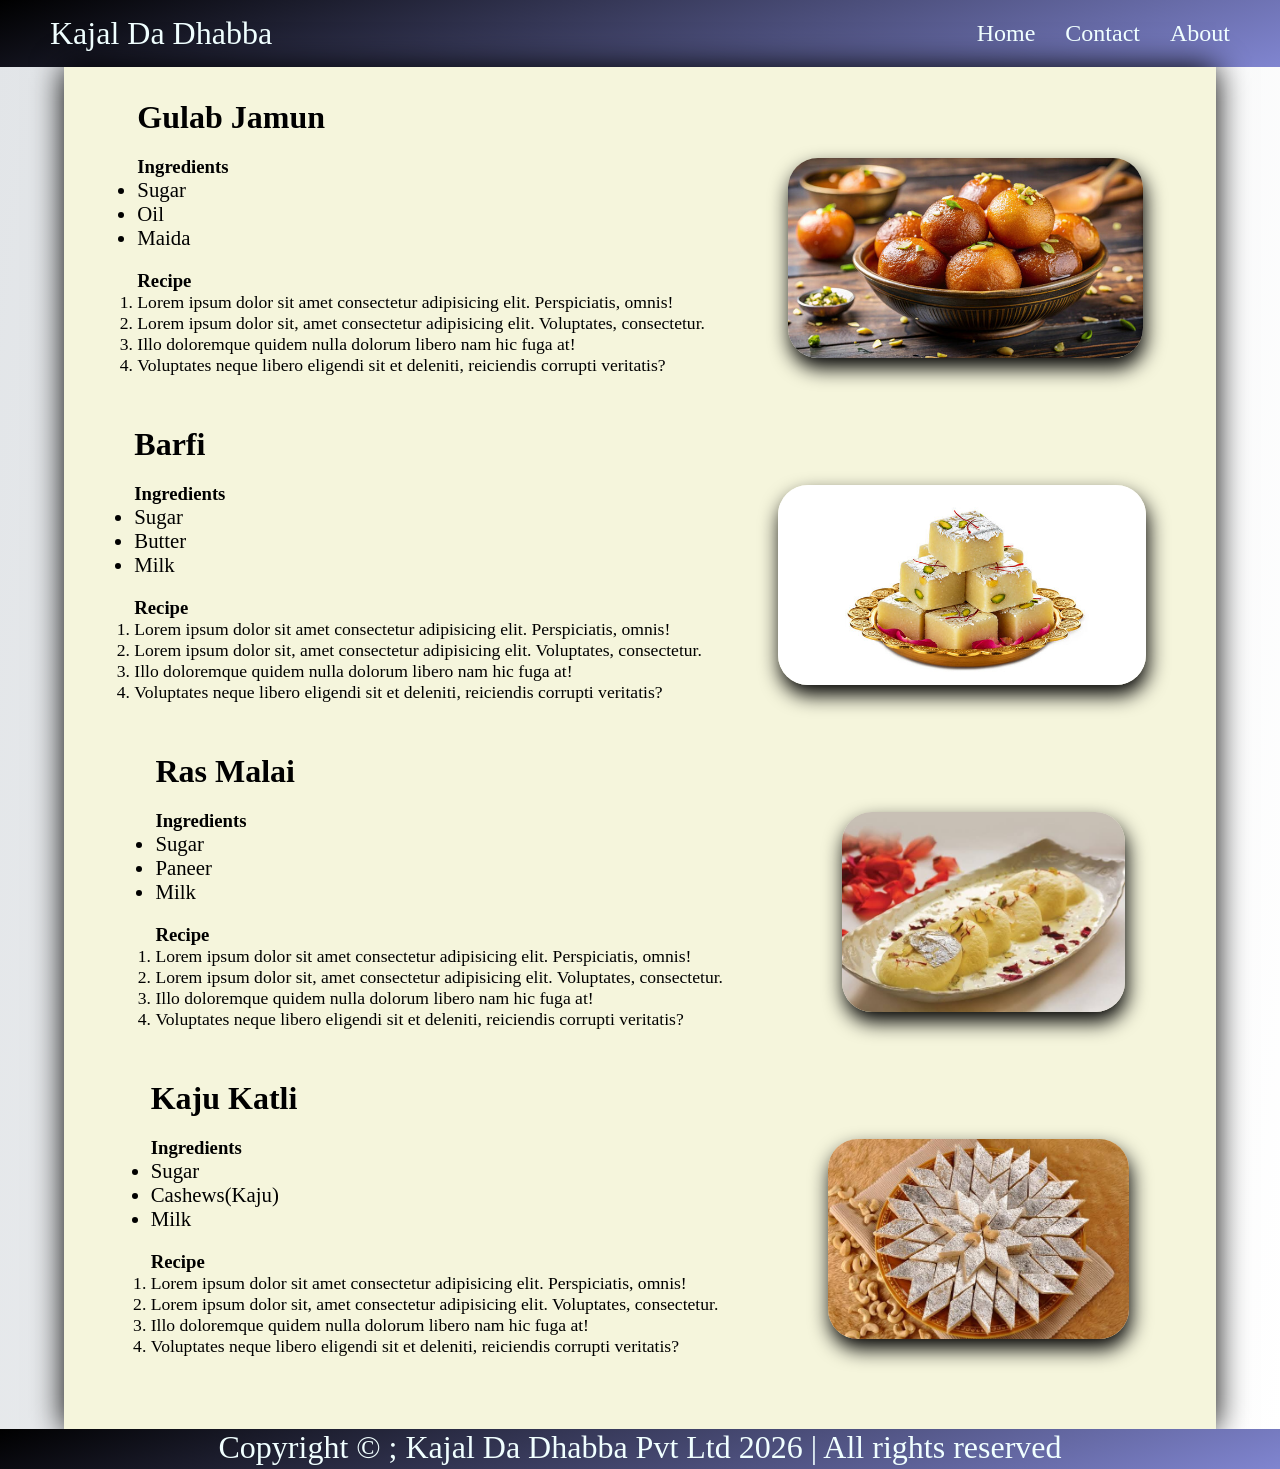
<file: index.html>
<!DOCTYPE html>
<html lang="en">

<head>
    <meta charset="UTF-8">
    <meta name="viewport" content="width=device-width, initial-scale=1.0">
    <title>Recipe Website</title>
    <link rel="stylesheet" href="style.css">
</head>

<body>
    <div class="container">

        <header>
            <div class="navcontainer">
                <nav>
                    <ul id="navlist">
                        <li id="navlogo">Kajal Da Dhabba</li>
                        <li id="navitems">
                            <a href="#">Home</a>
                            <a href="#">Contact</a>
                            <a href="#">About</a>
                        </li>
                        <!-- <ul id="navitems">
                            <li><a href="#">Home</a></li>
                            <li><a href="#">Contact</a></li>
                            <li><a href="#">About</a></li>
                        </ul> -->
                    </ul>
                </nav>
            </div>
        </header>

        <main>
            <div class="contentbox">
                <!-- item 1 -->
                <section class="item">
                    <div class="leftbox">
                        <h2>Gulab Jamun</h2>
                        <div>
                            <h3>Ingredients</h3>
                            <ul class="itemlist">
                                <li>Sugar</li>
                                <li>Oil</li>
                                <li>Maida</li>
                            </ul>
                        </div>
                        <div>
                            <h3>Recipe</h3>
                            <ol class="recipelist">
                                <li>Lorem ipsum dolor sit amet consectetur adipisicing elit. Perspiciatis, omnis!</li>
                                <li>Lorem ipsum dolor sit, amet consectetur adipisicing elit. Voluptates, consectetur.
                                </li>
                                <li>Illo doloremque quidem nulla dolorum libero nam hic fuga at!</li>
                                <li>Voluptates neque libero eligendi sit et deleniti, reiciendis corrupti veritatis?
                                </li>
                            </ol>
                        </div>
                    </div>
                    <div class="rightbox">
                        <img src="gulab jamun.png" alt="Gulab jamun image">
                        <div class="overlay">
                            <span>Click here to buy</span>
                        </div>
                    </div>

                </section>

                <!-- item 2 -->
                <section class="item">
                    <div class="leftbox">
                        <h2>Barfi</h2>
                        <div>
                            <h3>Ingredients</h3>
                            <ul class="itemlist">
                                <li>Sugar</li>
                                <li>Butter</li>
                                <li>Milk</li>
                            </ul>
                        </div>
                        <div>
                            <h3>Recipe</h3>
                            <ol class="recipelist">
                                <li>Lorem ipsum dolor sit amet consectetur adipisicing elit. Perspiciatis, omnis!</li>
                                <li>Lorem ipsum dolor sit, amet consectetur adipisicing elit. Voluptates, consectetur.
                                </li>
                                <li>Illo doloremque quidem nulla dolorum libero nam hic fuga at!</li>
                                <li>Voluptates neque libero eligendi sit et deleniti, reiciendis corrupti veritatis?
                                </li>
                            </ol>
                        </div>
                    </div>
                    <div class="rightbox">
                        <img src="barfi.png" alt="Barfi image">
                        <div class="overlay">
                            <span>Click here to buy</span>
                        </div>
                    </div>
                </section>

                <!-- item 3 -->
                <section class="item">
                    <div class="leftbox">
                        <h2>Ras Malai</h2>
                        <div>
                            <h3>Ingredients</h3>
                            <ul class="itemlist">
                                <li>Sugar</li>
                                <li>Paneer</li>
                                <li>Milk</li>
                            </ul>
                        </div>
                        <div>
                            <h3>Recipe</h3>
                            <ol class="recipelist">
                                <li>Lorem ipsum dolor sit amet consectetur adipisicing elit. Perspiciatis, omnis!</li>
                                <li>Lorem ipsum dolor sit, amet consectetur adipisicing elit. Voluptates, consectetur.
                                </li>
                                <li>Illo doloremque quidem nulla dolorum libero nam hic fuga at!</li>
                                <li>Voluptates neque libero eligendi sit et deleniti, reiciendis corrupti veritatis?
                                </li>
                            </ol>
                        </div>
                    </div>
                    <div class="rightbox">
                        <img src="ras malai.png" alt="Ras malai image">
                        <div class="overlay">
                            <span>Click here to buy</span>
                        </div>
                    </div>
                </section>

                <!-- item 4 -->
                <section class="item">
                    <div class="leftbox">
                        <h2>Kaju Katli</h2>
                        <div>
                            <h3>Ingredients</h3>
                            <ul class="itemlist">
                                <li>Sugar</li>
                                <li>Cashews(Kaju)</li>
                                <li>Milk</li>
                            </ul>
                        </div>
                        <div>
                            <h3>Recipe</h3>
                            <ol class="recipelist">
                                <li>Lorem ipsum dolor sit amet consectetur adipisicing elit. Perspiciatis, omnis!</li>
                                <li>Lorem ipsum dolor sit, amet consectetur adipisicing elit. Voluptates, consectetur.
                                </li>
                                <li>Illo doloremque quidem nulla dolorum libero nam hic fuga at!</li>
                                <li>Voluptates neque libero eligendi sit et deleniti, reiciendis corrupti veritatis?
                                </li>
                            </ol>
                        </div>
                    </div>
                    <div class="rightbox">
                        <img src="kaju-katli.png" alt="Kaju-katli image">
                        <div class="overlay">
                            <span>Click here to buy</span>
                        </div>
                    </div>
                </section>
            </div>
        </main>

        <footer>
            <div class="footerbox">
                <p>Copyright &copy ; Kajal Da Dhabba Pvt Ltd 2026 | All rights reserved</p>
            </div>
        </footer>
    </div>

</body>

</html>
</file>
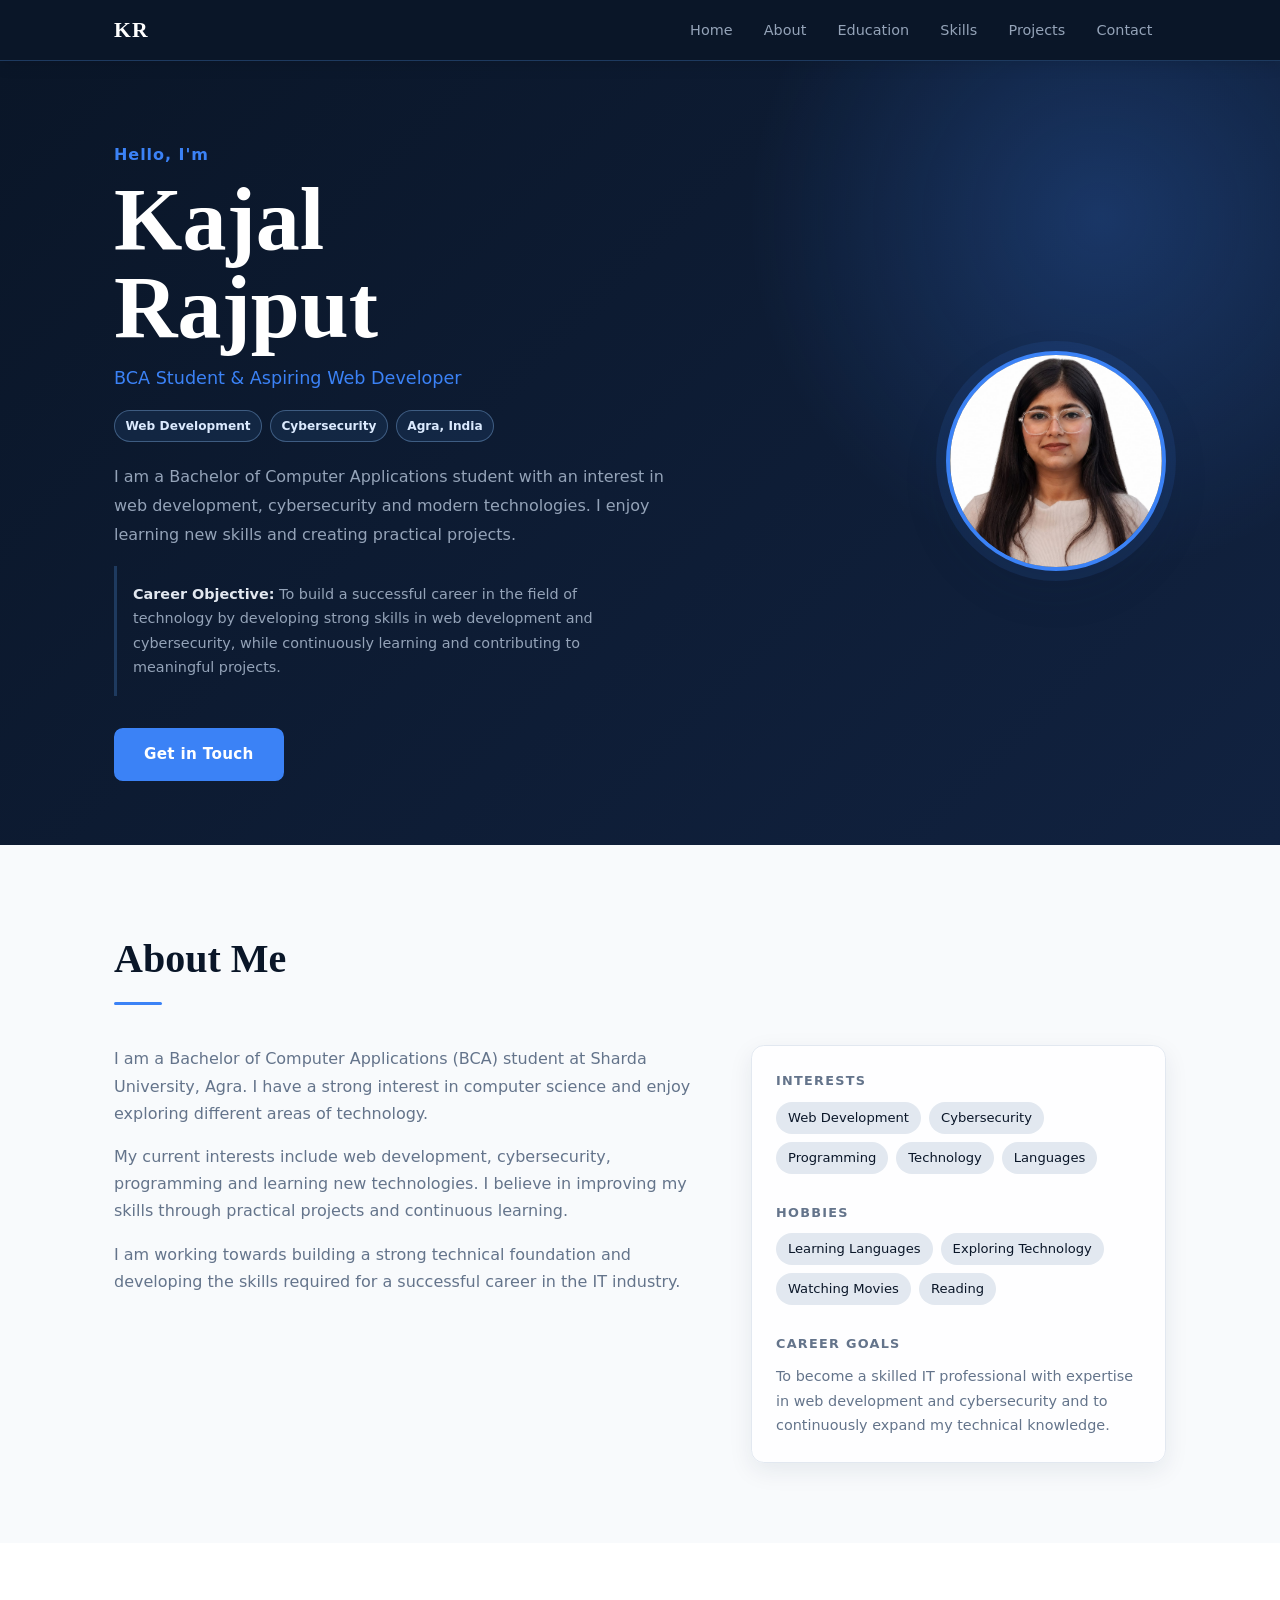
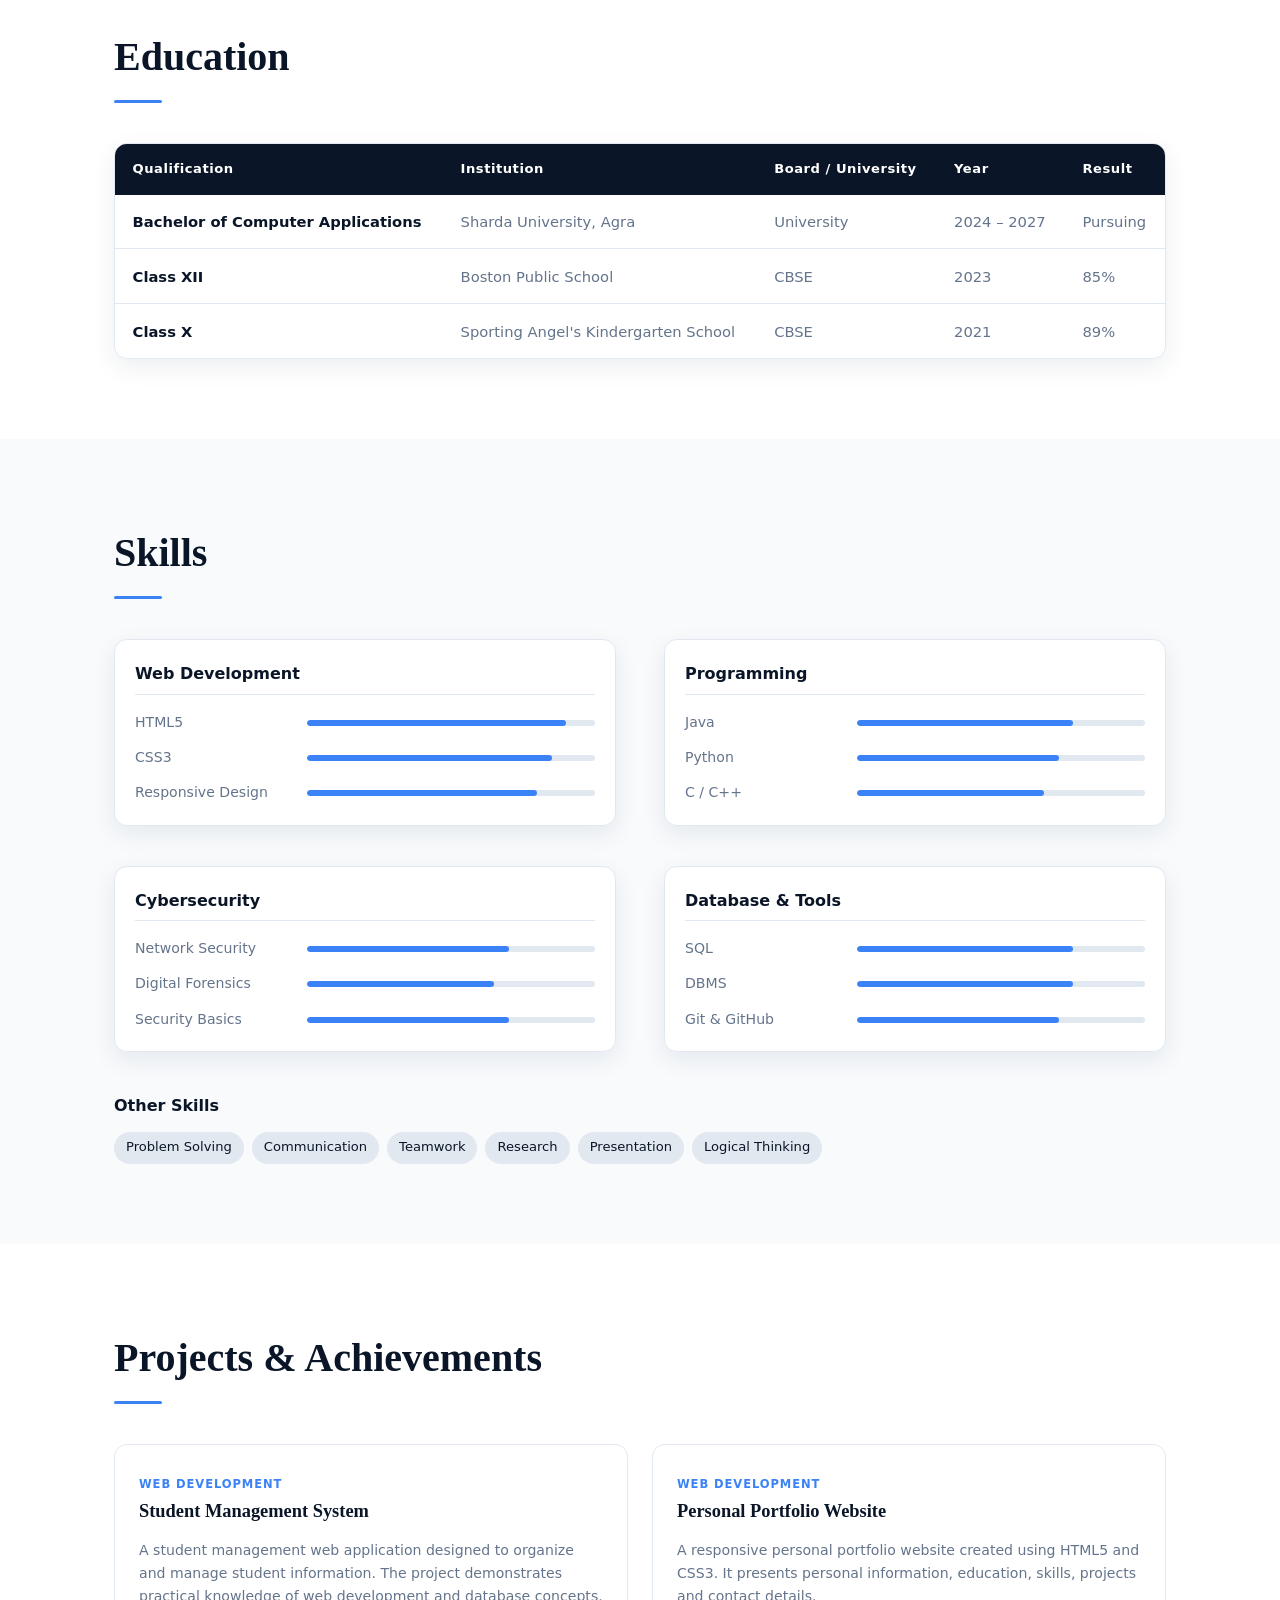
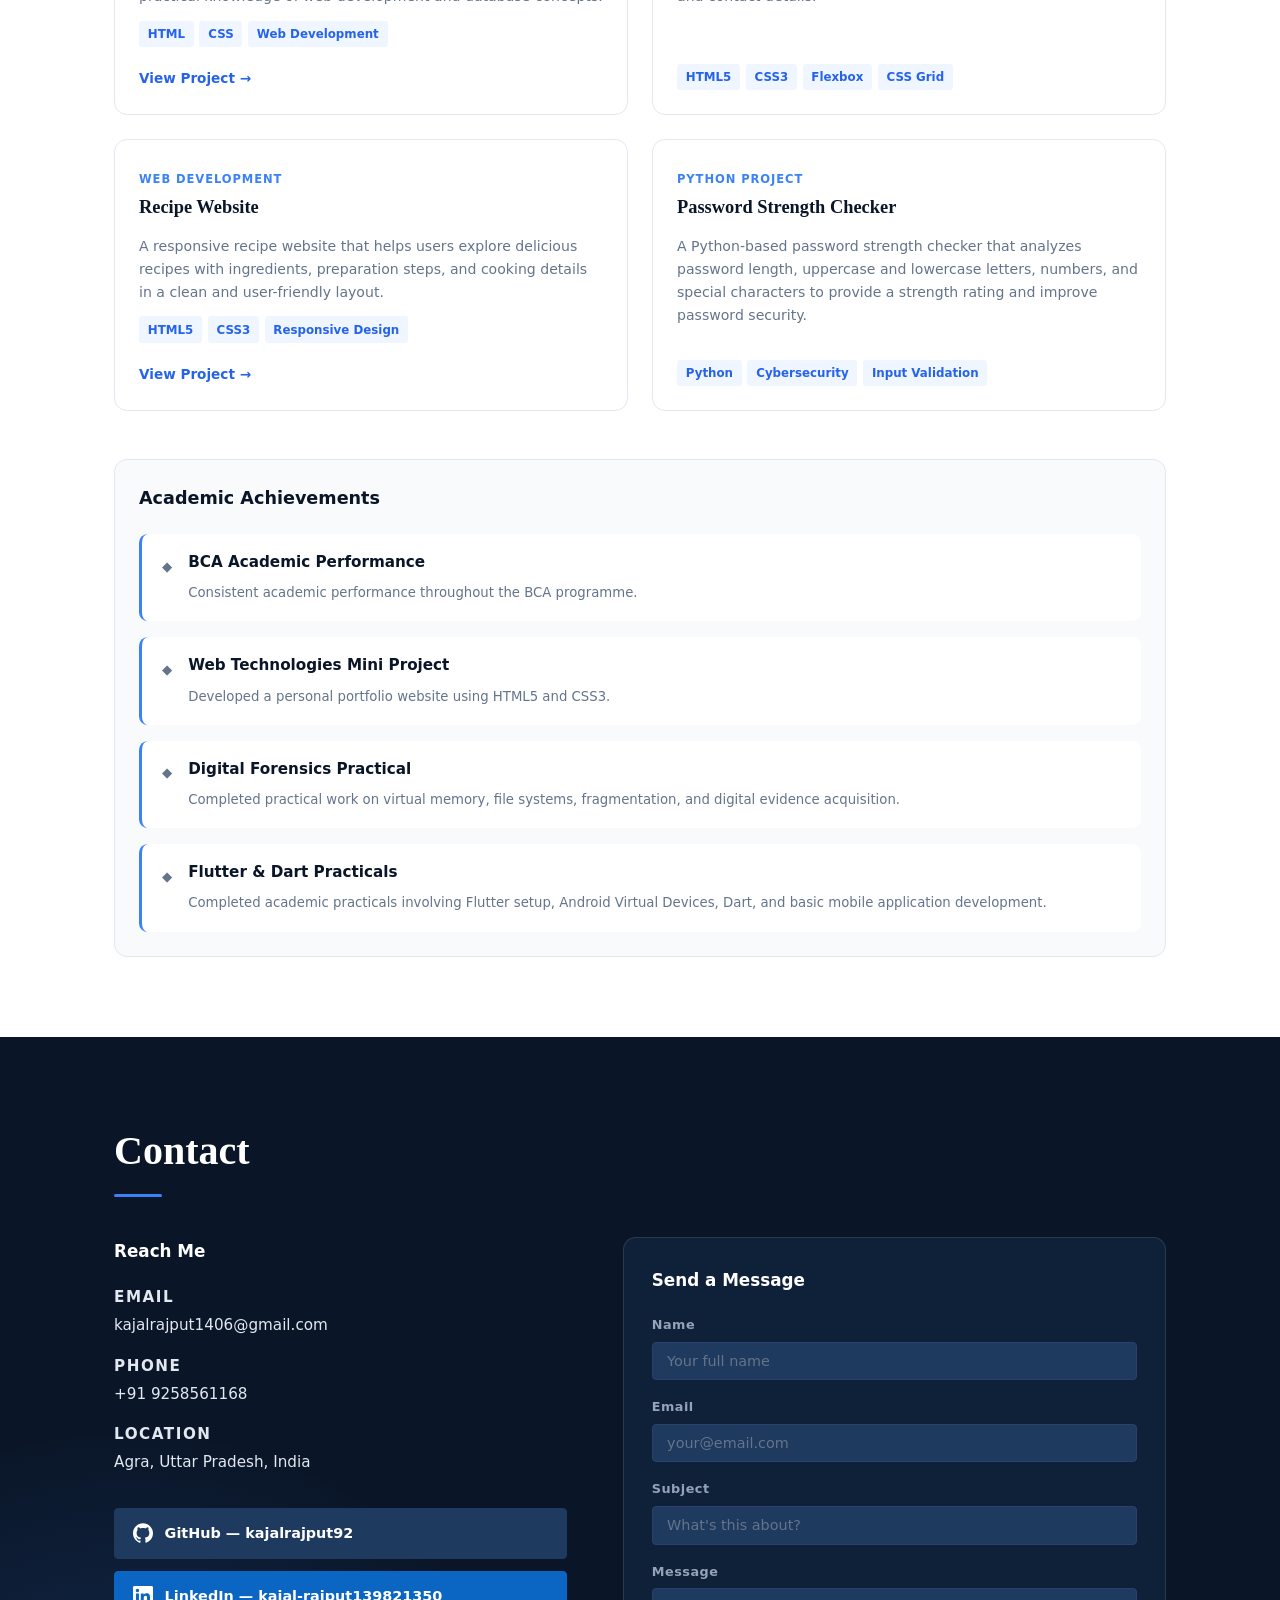
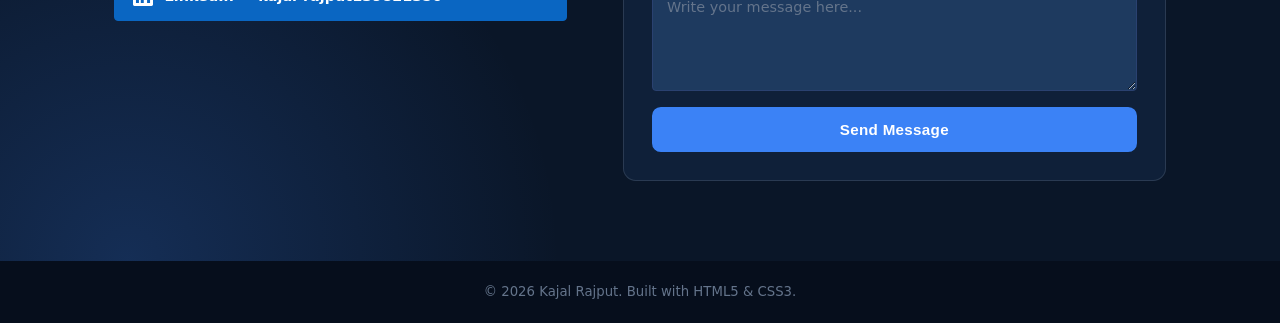
<file: personal-portfolio-website/index.html>
<!DOCTYPE html>
<html lang="en">

<head>
    <meta charset="UTF-8">
    <meta name="viewport" content="width=device-width, initial-scale=1.0">
    <title>Kajal Rajput — Portfolio</title>

    <meta name="description"
        content="Portfolio of Kajal Rajput, a BCA student and aspiring web developer from Agra, India.">
    <meta name="theme-color" content="#0a1628">
    <link rel="stylesheet" href="style.css">

</head>

<body>
    <a class="skip-link" href="#main-content">Skip to content</a>
    <!-- ================= NAVIGATION ================= -->

    <header class="site-header">

        <nav class="nav-container">

            <a href="#home" class="nav-logo">KR</a>

            <!-- CSS-only mobile menu -->
            <input type="checkbox" id="nav-check" class="nav-check">

            <label for="nav-check" class="nav-toggle" aria-label="Toggle navigation">
                &#9776;
            </label>

            <ul class="nav-links">
                <li><a href="#home">Home</a></li>
                <li><a href="#about">About</a></li>
                <li><a href="#education">Education</a></li>
                <li><a href="#skills">Skills</a></li>
                <li><a href="#projects">Projects</a></li>
                <li><a href="#contact">Contact</a></li>
            </ul>

        </nav>

    </header>


    <main id="main-content">

        <!-- ================= HOME ================= -->

        <section id="home" class="section hero-section">

            <div class="hero-inner">

                <div class="hero-text">

                    <p class="hero-eyebrow">
                        Hello, I'm
                    </p>

                    <h1 class="hero-name">
                        Kajal<br>Rajput
                    </h1>

                    <p class="hero-role">
                        BCA Student &amp; Aspiring Web Developer
                    </p>

                    <ul class="hero-highlights" aria-label="Professional highlights">
                        <li>Web Development</li>
                        <li>Cybersecurity</li>
                        <li>Agra, India</li>
                    </ul>

                    <p class="hero-intro">
                        I am a Bachelor of Computer Applications student with
                        an interest in web development, cybersecurity and
                        modern technologies. I enjoy learning new skills
                        and creating practical projects.
                    </p>

                    <p class="hero-objective">
                        <strong>Career Objective:</strong>
                        To build a successful career in the field of technology
                        by developing strong skills in web development and
                        cybersecurity, while continuously learning and
                        contributing to meaningful projects.
                    </p>

                    <a href="#contact" class="btn-primary">
                        Get in Touch
                    </a>

                </div>


                <div class="hero-photo-wrap">

                    <div class="hero-photo-frame">

                        <img src="profile photo.jpeg" alt="Profile photograph of Kajal Rajput" class="hero-photo">

                    </div>

                </div>

            </div>

        </section>


        <!-- ================= ABOUT ================= -->

        <section id="about" class="section about-section">

            <div class="container">

                <h2 class="section-title">
                    About Me
                </h2>

                <div class="about-grid">

                    <div class="about-bio">

                        <p>
                            I am a Bachelor of Computer Applications (BCA)
                            student at Sharda University, Agra. I have a
                            strong interest in computer science and enjoy
                            exploring different areas of technology.
                        </p>

                        <p>
                            My current interests include web development,
                            cybersecurity, programming and learning new
                            technologies. I believe in improving my skills
                            through practical projects and continuous learning.
                        </p>

                        <p>
                            I am working towards building a strong technical
                            foundation and developing the skills required for
                            a successful career in the IT industry.
                        </p>

                    </div>


                    <div class="about-meta">

                        <div class="meta-block">

                            <h3>Interests</h3>

                            <ul class="tag-list">
                                <li>Web Development</li>
                                <li>Cybersecurity</li>
                                <li>Programming</li>
                                <li>Technology</li>
                                <li>Languages</li>
                            </ul>

                        </div>


                        <div class="meta-block">

                            <h3>Hobbies</h3>

                            <ul class="tag-list">
                                <li>Learning Languages</li>
                                <li>Exploring Technology</li>
                                <li>Watching Movies</li>
                                <li>Reading</li>
                            </ul>

                        </div>


                        <div class="meta-block">

                            <h3>Career Goals</h3>

                            <p>
                                To become a skilled IT professional with
                                expertise in web development and cybersecurity
                                and to continuously expand my technical
                                knowledge.
                            </p>

                        </div>

                    </div>

                </div>

            </div>

        </section>


        <!-- ================= EDUCATION ================= -->

        <section id="education" class="section education-section">

            <div class="container">

                <h2 class="section-title">
                    Education
                </h2>

                <div class="table-wrap">

                    <table class="edu-table">

                        <thead>
                            <tr>
                                <th>Qualification</th>
                                <th>Institution</th>
                                <th>Board / University</th>
                                <th>Year</th>
                                <th>Result</th>
                            </tr>
                        </thead>

                        <tbody>

                            <tr>
                                <td>
                                    Bachelor of Computer Applications
                                </td>

                                <td>
                                    Sharda University, Agra
                                </td>

                                <td>
                                    University
                                </td>

                                <td>
                                    2024 – 2027
                                </td>

                                <td>
                                    Pursuing
                                </td>
                            </tr>


                            <tr>
                                <td>
                                    Class XII
                                </td>

                                <td>
                                    Boston Public School
                                </td>

                                <td>
                                    CBSE
                                </td>

                                <td>
                                    2023
                                </td>

                                <td>
                                    85%
                                </td>
                            </tr>


                            <tr>
                                <td>
                                    Class X
                                </td>

                                <td>
                                    Sporting Angel's Kindergarten School
                                </td>

                                <td>
                                    CBSE
                                </td>

                                <td>
                                    2021
                                </td>

                                <td>
                                    89%
                                </td>
                            </tr>

                        </tbody>

                    </table>

                </div>

            </div>

        </section>


        <!-- ================= SKILLS ================= -->

        <section id="skills" class="section skills-section">

            <div class="container">

                <h2 class="section-title">
                    Skills
                </h2>


                <div class="skills-grid">


                    <!-- Web Development -->

                    <div class="skill-group">

                        <h3>
                            Web Development
                        </h3>

                        <ul class="skill-list">

                            <li>
                                <span class="skill-name">
                                    HTML5
                                </span>

                                <span class="skill-bar">
                                    <span style="width: 90%;"></span>
                                </span>
                            </li>


                            <li>
                                <span class="skill-name">
                                    CSS3
                                </span>

                                <span class="skill-bar">
                                    <span style="width: 85%;"></span>
                                </span>
                            </li>


                            <li>
                                <span class="skill-name">
                                    Responsive Design
                                </span>

                                <span class="skill-bar">
                                    <span style="width: 80%;"></span>
                                </span>
                            </li>

                        </ul>

                    </div>


                    <!-- Programming -->

                    <div class="skill-group">

                        <h3>
                            Programming
                        </h3>

                        <ul class="skill-list">

                            <li>
                                <span class="skill-name">
                                    Java
                                </span>

                                <span class="skill-bar">
                                    <span style="width: 75%;"></span>
                                </span>
                            </li>


                            <li>
                                <span class="skill-name">
                                    Python
                                </span>

                                <span class="skill-bar">
                                    <span style="width: 70%;"></span>
                                </span>
                            </li>


                            <li>
                                <span class="skill-name">
                                    C / C++
                                </span>

                                <span class="skill-bar">
                                    <span style="width: 65%;"></span>
                                </span>
                            </li>

                        </ul>

                    </div>


                    <!-- Cybersecurity -->

                    <div class="skill-group">

                        <h3>
                            Cybersecurity
                        </h3>

                        <ul class="skill-list">

                            <li>
                                <span class="skill-name">
                                    Network Security
                                </span>

                                <span class="skill-bar">
                                    <span style="width: 70%;"></span>
                                </span>
                            </li>


                            <li>
                                <span class="skill-name">
                                    Digital Forensics
                                </span>

                                <span class="skill-bar">
                                    <span style="width: 65%;"></span>
                                </span>
                            </li>


                            <li>
                                <span class="skill-name">
                                    Security Basics
                                </span>

                                <span class="skill-bar">
                                    <span style="width: 70%;"></span>
                                </span>
                            </li>

                        </ul>

                    </div>


                    <!-- Database -->

                    <div class="skill-group">

                        <h3>
                            Database &amp; Tools
                        </h3>

                        <ul class="skill-list">

                            <li>
                                <span class="skill-name">
                                    SQL
                                </span>

                                <span class="skill-bar">
                                    <span style="width: 75%;"></span>
                                </span>
                            </li>


                            <li>
                                <span class="skill-name">
                                    DBMS
                                </span>

                                <span class="skill-bar">
                                    <span style="width: 75%;"></span>
                                </span>
                            </li>


                            <li>
                                <span class="skill-name">
                                    Git &amp; GitHub
                                </span>

                                <span class="skill-bar">
                                    <span style="width: 70%;"></span>
                                </span>
                            </li>

                        </ul>

                    </div>

                </div>


                <!-- Other Skills -->

                <div class="other-skills">

                    <h3>
                        Other Skills
                    </h3>

                    <ul class="tag-list">

                        <li>Problem Solving</li>
                        <li>Communication</li>
                        <li>Teamwork</li>
                        <li>Research</li>
                        <li>Presentation</li>
                        <li>Logical Thinking</li>

                    </ul>

                </div>

            </div>

        </section>

        <!-- ================= PROJECTS ================= -->

        <section id="projects" class="section projects-section">

            <div class="container">

                <h2 class="section-title">
                    Projects &amp; Achievements
                </h2>


                <div class="projects-grid">


                    <!-- Project 1 -->

                    <article class="project-card">

                        <div class="project-header">

                            <span class="project-type">
                                Web Development
                            </span>

                            <h3>
                                Student Management System
                            </h3>

                        </div>

                        <p>
                            A student management web application designed
                            to organize and manage student information.
                            The project demonstrates practical knowledge
                            of web development and database concepts.
                        </p>

                        <ul class="project-tech">
                            <li>HTML</li>
                            <li>CSS</li>
                            <li>Web Development</li>
                        </ul>

                        <a href="https://student-management-theta-fawn.vercel.app/" target="_blank"
                            rel="noopener noreferrer" class="project-link">
                            View Project →
                        </a>

                    </article>


                    <!-- Project 2 -->

                    <article class="project-card">

                        <div class="project-header">

                            <span class="project-type">
                                Web Development
                            </span>

                            <h3>
                                Personal Portfolio Website
                            </h3>

                        </div>

                        <p>
                            A responsive personal portfolio website created
                            using HTML5 and CSS3. It presents personal
                            information, education, skills, projects and
                            contact details.
                        </p>

                        <ul class="project-tech">
                            <li>HTML5</li>
                            <li>CSS3</li>
                            <li>Flexbox</li>
                            <li>CSS Grid</li>
                        </ul>

                    </article>

                    <!-- Project 3 -->
                    <article class="project-card">
                        <div class="project-header">
                            <span class="project-type">
                                Web Development
                            </span>

                            <h3>
                                Recipe Website
                            </h3>
                        </div>

                        <p>
                            A responsive recipe website that helps users explore
                            delicious recipes with ingredients, preparation steps,
                            and cooking details in a clean and user-friendly layout.
                        </p>

                        <ul class="project-tech">
                            <li>HTML5</li>
                            <li>CSS3</li>
                            <li>Responsive Design</li>
                        </ul>

                        <a href="https://github.com/kajalrajput92/Web-Development/tree/main/practice_recipe-website"
                            target="_blank" rel="noopener noreferrer" class="project-link">
                            View Project →
                        </a>
                    </article>


                    <!-- Project: Password Strength Checker -->
                    <article class="project-card">
                        <div class="project-header">
                            <span class="project-type">
                                Python Project
                            </span>

                            <h3>
                                Password Strength Checker
                            </h3>
                        </div>

                        <p>
                            A Python-based password strength checker that analyzes
                            password length, uppercase and lowercase letters, numbers,
                            and special characters to provide a strength rating and
                            improve password security.
                        </p>

                        <ul class="project-tech">
                            <li>Python</li>
                            <li>Cybersecurity</li>
                            <li>Input Validation</li>
                        </ul>

                    </article>

                </div>


                <!-- Achievements -->

                <div class="achievements">

                    <h3>
                        Academic Achievements
                    </h3>

                    <ul class="achievement-list">

                        <li>

                            <span class="ach-icon">
                                &#9670;
                            </span>

                            <div>
                                <strong>
                                    BCA Academic Performance
                                </strong>

                                <span>
                                    Consistent academic performance
                                    throughout the BCA programme.
                                </span>
                            </div>

                        </li>


                        <li>

                            <span class="ach-icon">
                                &#9670;
                            </span>

                            <div>
                                <strong>
                                    Web Technologies Mini Project
                                </strong>

                                <span>
                                    Developed a personal portfolio website
                                    using HTML5 and CSS3.
                                </span>
                            </div>

                        </li>


                        <li>
                            <span class="ach-icon">
                                &#9670;
                            </span>

                            <div>
                                <strong>
                                    Digital Forensics Practical
                                </strong>

                                <span>
                                    Completed practical work on virtual memory,
                                    file systems, fragmentation, and digital
                                    evidence acquisition.
                                </span>
                            </div>
                        </li>


                        <li>
                            <span class="ach-icon">
                                &#9670;
                            </span>

                            <div>
                                <strong>
                                    Flutter &amp; Dart Practicals
                                </strong>

                                <span>
                                    Completed academic practicals involving Flutter
                                    setup, Android Virtual Devices, Dart, and basic
                                    mobile application development.
                                </span>
                            </div>
                        </li>

                    </ul>

                </div>

            </div>

        </section>


        <!-- ================= CONTACT ================= -->

        <section id="contact" class="section contact-section">

            <div class="container">

                <h2 class="section-title">
                    Contact
                </h2>

                <div class="contact-grid">

                    <!-- Contact Information -->

                    <div class="contact-info">

                        <h3>Reach Me</h3>

                        <ul class="contact-details">

                            <li>
                                <span class="contact-label">
                                    Email
                                </span>

                                <a href="mailto:kajalrajput1406@gmail.com">
                                    kajalrajput1406@gmail.com
                                </a>
                            </li>


                            <li>
                                <span class="contact-label">
                                    Phone
                                </span>

                                <a href="tel:+919258561168">
                                    +91 9258561168
                                </a>
                            </li>


                            <li>
                                <span class="contact-label">
                                    Location
                                </span>

                                <span>
                                    Agra, Uttar Pradesh, India
                                </span>
                            </li>

                        </ul>


                        <!-- Social Media Links -->

                        <div class="social-links">

                            <a href="https://github.com/kajalrajput92" target="_blank" class="social-btn github">
                                <svg viewBox="0 0 24 24" width="20" height="20" fill="currentColor" aria-hidden="true">
                                    <path
                                        d="M12 .297c-6.63 0-12 5.373-12 12 0 5.303 3.438 9.8 8.205 11.385.6.113.82-.258.82-.577 0-.285-.01-1.04-.015-2.04-3.338.724-4.042-1.61-4.042-1.61-.546-1.387-1.333-1.757-1.333-1.757-1.089-.745.083-.729.083-.729 1.205.084 1.838 1.236 1.838 1.236 1.07 1.835 2.809 1.305 3.495.998.108-.776.417-1.305.76-1.605-2.665-.3-5.466-1.332-5.466-5.93 0-1.31.465-2.38 1.235-3.22-.135-.303-.54-1.523.105-3.176 0 0 1.005-.322 3.3 1.23.96-.267 1.98-.399 3-.405 1.02.006 2.04.138 3 .405 2.28-1.552 3.285-1.23 3.285-1.23.645 1.653.24 2.873.12 3.176.765.84 1.23 1.91 1.23 3.22 0 4.61-2.805 5.625-5.475 5.92.42.36.81 1.096.81 2.22 0 1.606-.015 2.896-.015 3.286 0 .315.21.69.825.57C20.565 22.092 24 17.592 24 12.297c0-6.627-5.373-12-12-12" />
                                </svg>
                                GitHub — kajalrajput92
                            </a>

                            <a href="https://www.linkedin.com/in/kajal-rajput139821350/" target="_blank"
                                class="social-btn linkedin">
                                <svg viewBox="0 0 24 24" width="20" height="20" fill="currentColor" aria-hidden="true">
                                    <path
                                        d="M20.447 20.452h-3.554v-5.569c0-1.328-.027-3.037-1.852-3.037-1.853 0-2.136 1.445-2.136 2.939v5.667H9.351V9h3.414v1.561h.046c.477-.9 1.637-1.85 3.37-1.85 3.601 0 4.267 2.37 4.267 5.455v6.286zM5.337 7.433a2.062 2.062 0 01-2.063-2.065 2.064 2.064 0 112.063 2.065zm1.782 13.019H3.555V9h3.564v11.452zM22.225 0H1.771C.792 0 0 .774 0 1.729v20.542C0 23.227.792 24 1.771 24h20.451C23.2 24 24 23.227 24 22.271V1.729C24 .774 23.2 0 22.222 0h.003z" />
                                </svg>
                                LinkedIn — kajal-rajput139821350
                            </a>

                        </div>

                    </div>


                    <!-- Contact Form -->

                    <div class="contact-form-wrap">

                        <h3>Send a Message</h3>

                        <form class="contact-form" action="mailto:kajalrajput1406@gmail.com" method="post"
                            enctype="text/plain">

                            <div class="form-row">

                                <label for="name">
                                    Name
                                </label>

                                <input type="text" id="name" name="name" placeholder="Your full name" required>

                            </div>

                            <div class="form-row">

                                <label for="email">
                                    Email
                                </label>

                                <input type="email" id="email" name="email" placeholder="your@email.com" required>

                            </div>


                            <div class="form-row">

                                <label for="subject">
                                    Subject
                                </label>

                                <input type="text" id="subject" name="subject" placeholder="What's this about?">

                            </div>


                            <div class="form-row">

                                <label for="message">
                                    Message
                                </label>

                                <textarea id="message" name="message" rows="5"
                                    placeholder="Write your message here..."></textarea>

                            </div>


                            <button type="submit" class="btn-primary">
                                Send Message
                            </button>

                        </form>

                    </div>

                </div>

            </div>

        </section>

    </main>


    <!-- ================= FOOTER ================= -->

    <footer class="site-footer">

        <div class="container">

            <p>
                &copy; 2026 Kajal Rajput. Built with HTML5 &amp; CSS3.
            </p>

        </div>

    </footer>

</body>

</html>
</file>
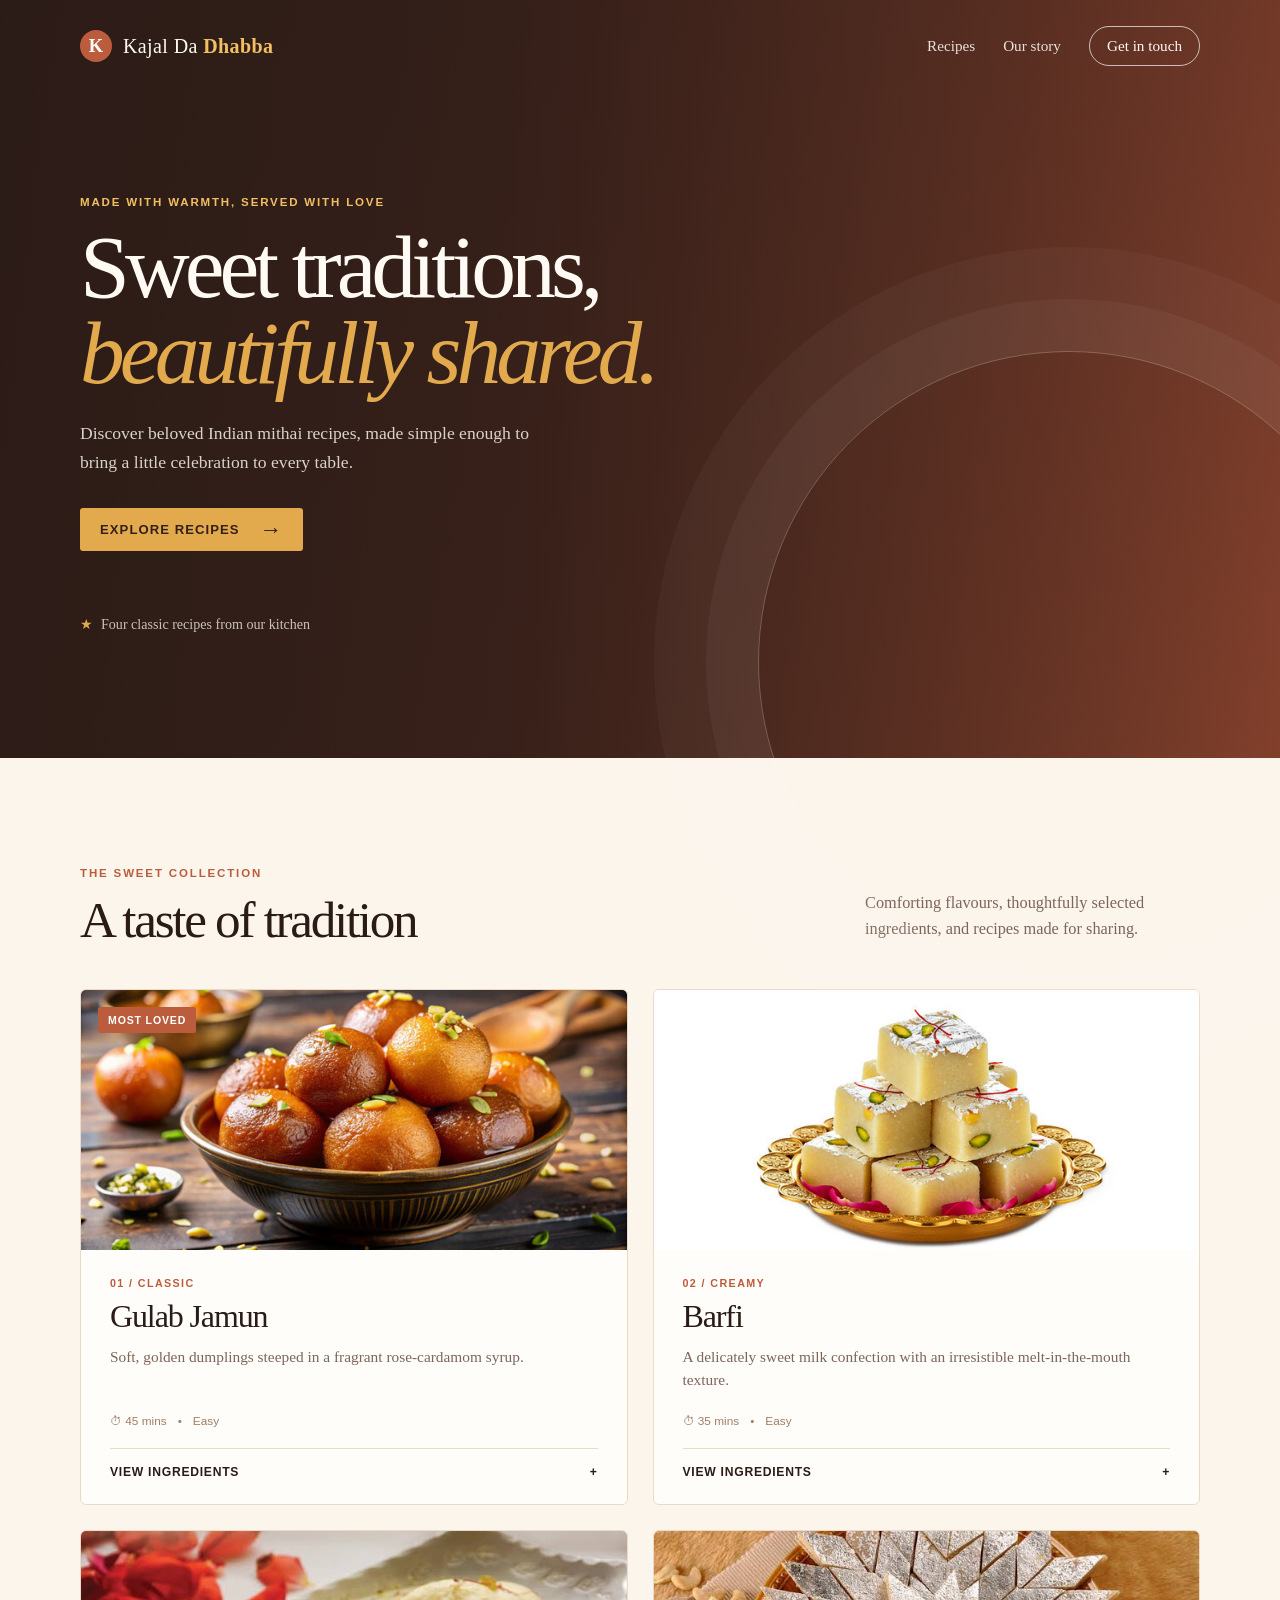
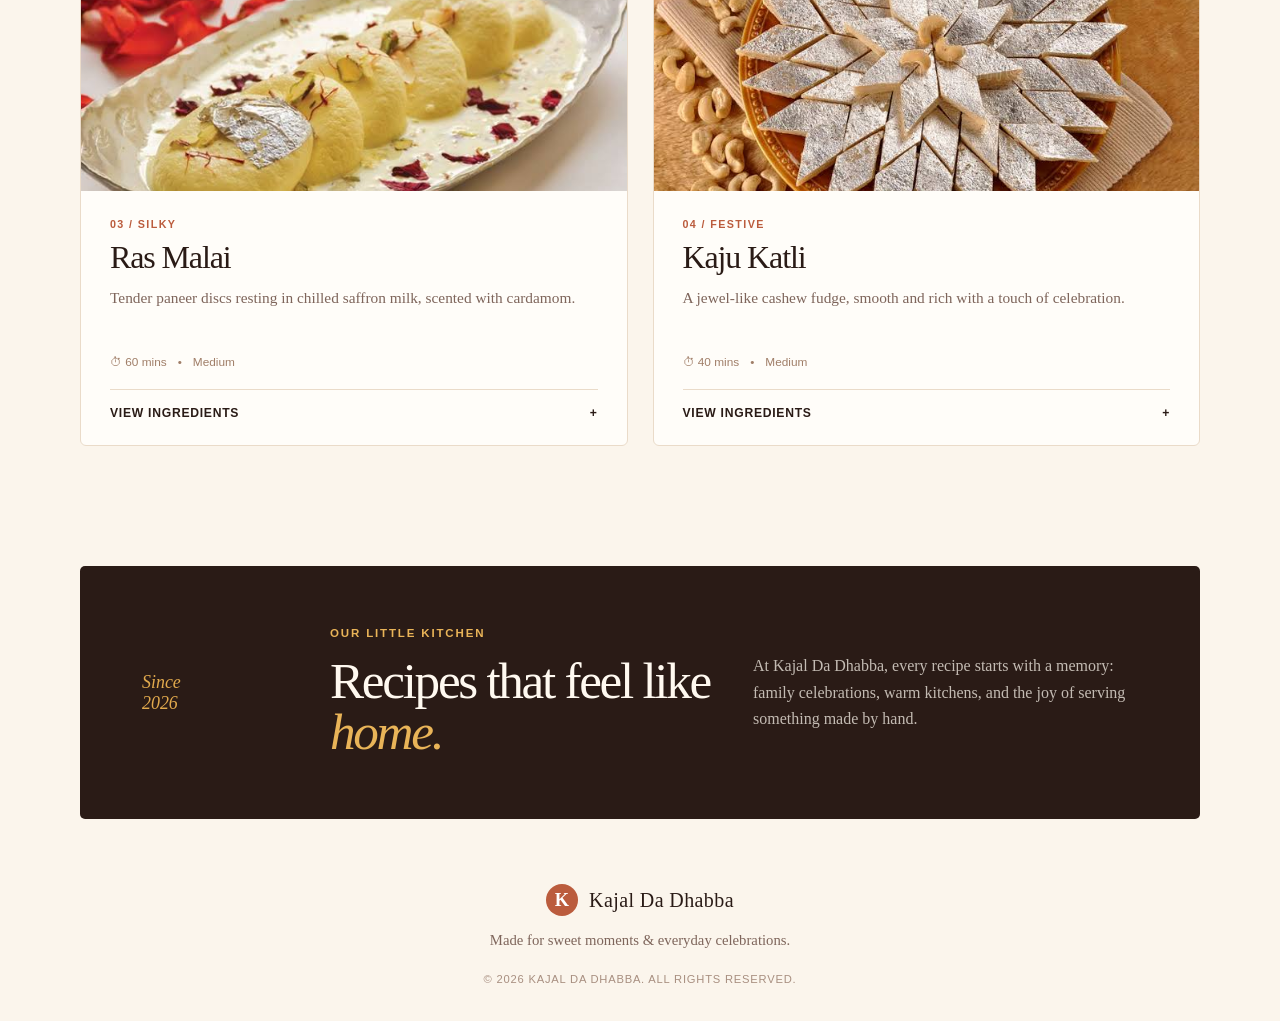
<file: practice_recipe-website/index.html>
<!DOCTYPE html>
<html lang="en">

<head>
    <meta charset="UTF-8">
    <meta name="viewport" content="width=device-width, initial-scale=1.0">
    <meta name="description" content="Traditional Indian sweet recipes from Kajal Da Dhabba.">
    <title>Kajal Da Dhabba | Indian Sweet Recipes</title>
    <link rel="stylesheet" href="style.css">
</head>

<body>
    <div class="site-shell">
        <header class="site-header" id="home">
            <nav class="navbar" aria-label="Main navigation">
                <a class="brand" href="#home" aria-label="Kajal Da Dhabba home">
                    <span class="brand-mark">K</span>
                    <span>Kajal Da <strong>Dhabba</strong></span>
                </a>
                <div class="nav-links">
                    <a href="#recipes">Recipes</a>
                    <a href="#about">Our story</a>
                    <a class="nav-cta" href="#contact">Get in touch</a>
                </div>
            </nav>

            <section class="hero">
                <p class="eyebrow">Made with warmth, served with love</p>
                <h1>Sweet traditions,<br><em>beautifully shared.</em></h1>
                <p class="hero-copy">Discover beloved Indian mithai recipes, made simple enough to bring a little celebration to every table.</p>
                <a class="button button-primary" href="#recipes">Explore recipes <span aria-hidden="true">→</span></a>
                <div class="hero-note">
                    <span class="star" aria-hidden="true">★</span>
                    <span>Four classic recipes from our kitchen</span>
                </div>
            </section>
        </header>

        <main>
            <section class="recipes-section" id="recipes" aria-labelledby="recipes-title">
                <div class="section-heading">
                    <div>
                        <p class="eyebrow">The sweet collection</p>
                        <h2 id="recipes-title">A taste of tradition</h2>
                    </div>
                    <p>Comforting flavours, thoughtfully selected ingredients, and recipes made for sharing.</p>
                </div>

                <div class="recipe-grid">
                    <article class="recipe-card featured">
                        <div class="recipe-image">
                            <img src="images/gulab jamun.png" alt="Bowl of golden Gulab Jamun">
                            <span class="recipe-tag">Most loved</span>
                        </div>
                        <div class="recipe-content">
                            <p class="recipe-number">01 / Classic</p>
                            <h3>Gulab Jamun</h3>
                            <p class="recipe-description">Soft, golden dumplings steeped in a fragrant rose-cardamom syrup.</p>
                            <div class="recipe-meta"><span>⏱ 45 mins</span><span>•</span><span>Easy</span></div>
                            <details>
                                <summary>View ingredients <span>+</span></summary>
                                <ul><li>Milk powder</li><li>Flour</li><li>Ghee</li><li>Sugar &amp; cardamom</li></ul>
                            </details>
                        </div>
                    </article>

                    <article class="recipe-card">
                        <div class="recipe-image">
                            <img src="images/barfi.png" alt="Pieces of creamy Barfi">
                        </div>
                        <div class="recipe-content">
                            <p class="recipe-number">02 / Creamy</p>
                            <h3>Barfi</h3>
                            <p class="recipe-description">A delicately sweet milk confection with an irresistible melt-in-the-mouth texture.</p>
                            <div class="recipe-meta"><span>⏱ 35 mins</span><span>•</span><span>Easy</span></div>
                            <details>
                                <summary>View ingredients <span>+</span></summary>
                                <ul><li>Milk powder</li><li>Ghee</li><li>Condensed milk</li><li>Pistachios</li></ul>
                            </details>
                        </div>
                    </article>

                    <article class="recipe-card">
                        <div class="recipe-image">
                            <img src="images/ras malai.png" alt="Ras Malai in saffron milk">
                        </div>
                        <div class="recipe-content">
                            <p class="recipe-number">03 / Silky</p>
                            <h3>Ras Malai</h3>
                            <p class="recipe-description">Tender paneer discs resting in chilled saffron milk, scented with cardamom.</p>
                            <div class="recipe-meta"><span>⏱ 60 mins</span><span>•</span><span>Medium</span></div>
                            <details>
                                <summary>View ingredients <span>+</span></summary>
                                <ul><li>Paneer</li><li>Whole milk</li><li>Saffron</li><li>Cardamom</li></ul>
                            </details>
                        </div>
                    </article>

                    <article class="recipe-card">
                        <div class="recipe-image">
                            <img src="images/kaju-katli.png" alt="Diamond-shaped Kaju Katli pieces">
                        </div>
                        <div class="recipe-content">
                            <p class="recipe-number">04 / Festive</p>
                            <h3>Kaju Katli</h3>
                            <p class="recipe-description">A jewel-like cashew fudge, smooth and rich with a touch of celebration.</p>
                            <div class="recipe-meta"><span>⏱ 40 mins</span><span>•</span><span>Medium</span></div>
                            <details>
                                <summary>View ingredients <span>+</span></summary>
                                <ul><li>Cashews</li><li>Sugar</li><li>Rose water</li><li>Ghee</li></ul>
                            </details>
                        </div>
                    </article>
                </div>
            </section>

            <section class="story" id="about">
                <div class="story-accent">Since<br>2026</div>
                <div>
                    <p class="eyebrow">Our little kitchen</p>
                    <h2>Recipes that feel like <em>home.</em></h2>
                </div>
                <p>At Kajal Da Dhabba, every recipe starts with a memory: family celebrations, warm kitchens, and the joy of serving something made by hand.</p>
            </section>
        </main>

        <footer id="contact">
            <div class="footer-brand"><span class="brand-mark">K</span> Kajal Da Dhabba</div>
            <p>Made for sweet moments &amp; everyday celebrations.</p>
            <p class="copyright">© 2026 Kajal Da Dhabba. All rights reserved.</p>
        </footer>
    </div>
</body>

</html>
</file>
<file: style.css>
* {
    margin: 0;
    padding: 0;
    box-sizing: border-box;
}

.container {
    min-height: 100vh;
    background: linear-gradient(98deg, #e2e5e8 0%, #ffffff 100%);
}

.navcontainer {
    width: 100%;
    min-height: 60px;
    background: linear-gradient(160deg, #000000 0%, #8085d0 100%);
}

#navlist {
    width: 100%;
    padding: 15px 50px;
    list-style: none;
    font-size: 1.5rem;
    display: flex;
    justify-content: space-between;
    align-items: center;
}

#navlogo {
    font-size: 2rem;
    color: azure;
}

#navitems {
    display: flex;
    gap: 30px;
}

a {
    text-decoration: none;
    color: azure;
}

.contentbox {
    /* width: 90%; */
    width:min(90%,1200px);
    margin: auto;
    background-color: beige;
    display: flex;
    flex-direction: column;
    gap: 10px;
    padding: 2rem;
    box-shadow: 0px 0px 30px black;
}

.item {
    display: flex;
    justify-content: space-around;
    align-items: center;
}

.rightbox {
    height: 100%;
    position: relative;
    overflow: hidden;
    border-radius: 30px;
    box-shadow: 2px 10px 20px black;
    transition: all 0.3s linear 0s;
}

.rightbox img {
    display: block;
    width:100%;
    height: 200px;
    border-radius: 20px;
    object-fit:cover;
    /* transition: all 0.6s linear 0s; */
}

.rightbox:hover {
    transform: scale(1.2);
}

.leftbox {
    display: flex;
    flex-direction: column;
    gap: 20px;
    margin-bottom: 40px;
}

.leftbox h2 {
    font-size: 2rem;
}

.itemlist {
    font-size: 1.3rem;
}

.recipelist {
    font-size: 1.1rem;
}

.rightbox .overlay {
    position: absolute;
    top: 0;
    left: 0;
    height: 100%;
    width: 100%;
    background-color: rgba(36, 34, 34, 0.713);
    border-radius: 20px;
    display: flex;
    align-items: center;
    justify-content: center;
    opacity: 0;
    transition: all 0.3s linear 0s;
}
.rightbox:hover .overlay{
    opacity: 1;
}

.rightbox .overlay span{
    color: white;
    font-size: 1.2rem;
}

.footerbox {
    background: linear-gradient(160deg, #000000 0%, #8085d0 100%);
    width: 100%;
    text-align: center;
    min-height: 40px;
}

.footerbox p {
    color: azure;
    font-size: 2rem;
}
</file>
<file: personal-portfolio-website/style.css>
/* ================= RESET & BASE ================= */

*,
*::before,
*::after {
box-sizing: border-box;
margin: 0;
padding: 0;
}

:root {

--navy: #0A1628;
--navy-mid: #112240;
--navy-soft: #1E3A5F;

--blue: #3B82F6;
--blue-dark: #2563EB;

--slate: #64748B;
--muted: #94A3B8;

--border: #E2E8F0;
--surface: #F8FAFC;

--white: #FFFFFF;

--font-serif: Georgia, "Times New Roman", serif;

--font-sans:
    system-ui,
    -apple-system,
    "Segoe UI",
    Roboto,
    sans-serif;

--section-pad: 5rem 0;

--container: 1100px;

}

html {
scroll-behavior: smooth;
font-size: 16px;
}

body {
font-family: var(--font-sans);
background-color: var(--white);
color: var(--navy);

line-height: 1.7;

-webkit-font-smoothing: antialiased;

}

img {
max-width: 100%;
display: block;
}

a {
color: inherit;
text-decoration: none;
}

ul {
list-style: none;
}

/* ================= COMMON ================= */

.container {

max-width: var(--container);

margin: 0 auto;

padding: 0 1.5rem;

}

.section {
padding: var(--section-pad);
}

.section-title {

font-family: var(--font-serif);

font-size: clamp(1.8rem, 4vw, 2.5rem);

font-weight: 700;

color: var(--navy);

margin-bottom: 2.5rem;

position: relative;

padding-bottom: 0.75rem;

}

.section-title::after {

content: "";

position: absolute;

bottom: 0;

left: 0;

width: 3rem;

height: 3px;

background: var(--blue);

border-radius: 2px;

}

.btn-primary {

display: inline-block;

background: var(--blue);

color: var(--white);

font-size: 0.95rem;

font-weight: 600;

padding: 0.75rem 1.75rem;

border: 2px solid var(--blue);

border-radius: 4px;

cursor: pointer;

transition:
    background 0.2s,
    color 0.2s,
    border-color 0.2s;

letter-spacing: 0.02em;

}

.btn-primary:hover,
.btn-primary:focus {

background: var(--blue-dark);

border-color: var(--blue-dark);

outline: none;

}

.tag-list {

display: flex;

flex-wrap: wrap;

gap: 0.5rem;

margin-top: 0.5rem;

}

.tag-list li {

background: var(--border);

color: var(--navy);

font-size: 0.82rem;

font-weight: 500;

padding: 0.3rem 0.75rem;

border-radius: 20px;

transition:
    background 0.2s,
    transform 0.2s;

}

.tag-list li:hover {

background: #DBEAFE;

transform: translateY(-2px);

}

/* ================= NAVIGATION ================= */

.site-header {

position: sticky;

top: 0;

z-index: 100;

background: var(--navy);

border-bottom: 1px solid var(--navy-soft);

}

.nav-container {

max-width: var(--container);

margin: 0 auto;

padding: 0 1.5rem;

display: flex;

align-items: center;

justify-content: space-between;

height: 3.75rem;

}

.nav-logo {

font-family: var(--font-serif);

font-size: 1.35rem;

font-weight: 700;

color: var(--white);

letter-spacing: 0.05em;

transition: color 0.2s;

}

.nav-logo:hover {
color: var(--blue);
}

.nav-links {

display: flex;

gap: 0.25rem;

}

.nav-links a {

color: var(--muted);

font-size: 0.9rem;

font-weight: 500;

padding: 0.4rem 0.85rem;

border-radius: 3px;

transition:
    color 0.2s,
    background 0.2s;

}

.nav-links a:hover,
.nav-links a:focus {

color: var(--white);

background: var(--navy-soft);

outline: none;

}

/* CSS-only mobile navigation */

.nav-check {
display: none;
}

.nav-toggle {

display: none;

color: var(--white);

font-size: 1.4rem;

cursor: pointer;

padding: 0.25rem 0.5rem;

user-select: none;

line-height: 1;

}

/* ================= HERO ================= */

.hero-section {

background:
    linear-gradient(
        135deg,
        var(--navy) 0%,
        var(--navy-mid) 100%
    );

color: var(--white);

padding: 5rem 0 4rem;

}

.hero-inner {

max-width: var(--container);

margin: 0 auto;

padding: 0 1.5rem;

display: grid;

grid-template-columns: 1fr auto;

gap: 3rem;

align-items: center;

}

.hero-eyebrow {

font-size: 1rem;

color: var(--blue);

font-weight: 600;

letter-spacing: 0.06em;

margin-bottom: 0.5rem;

}

.hero-name {

font-family: var(--font-serif);

font-size: clamp(3rem, 8vw, 5.5rem);

font-weight: 700;

line-height: 1;

color: var(--white);

margin-bottom: 0.75rem;

}

.hero-role {

font-size: 1.1rem;

color: var(--blue);

font-weight: 500;

margin-bottom: 1.25rem;

}

.hero-intro {

font-size: 1rem;

color: var(--muted);

max-width: 55ch;

margin-bottom: 1rem;

line-height: 1.8;

}

.hero-objective {

font-size: 0.9rem;

color: var(--muted);

max-width: 55ch;

margin-bottom: 2rem;

line-height: 1.7;

padding: 1rem;

border-left: 3px solid var(--navy-soft);

}

.hero-objective strong {
color: var(--border);
}

/* Profile Photo */

.hero-photo-frame {

width: 220px;

height: 220px;

border-radius: 50%;

overflow: hidden;

border: 4px solid var(--blue);

background: var(--navy-soft);

}

.hero-photo {

width: 100%;

height: 100%;

object-fit: cover;

}

.hero-photo-placeholder {

display: none;

align-items: center;

justify-content: center;

width: 100%;

height: 100%;

font-family: var(--font-serif);

font-size: 3.5rem;

font-weight: 700;

color: var(--blue);

}

/* ================= ABOUT ================= */

.about-section {
background: var(--surface);
}

.about-grid {

display: grid;

grid-template-columns: 1.4fr 1fr;

gap: 3.5rem;

align-items: start;

}

.about-bio p {

color: var(--slate);

margin-bottom: 1rem;

max-width: 65ch;

}

.meta-block {

margin-bottom: 1.75rem;

}

.meta-block:last-child {
margin-bottom: 0;
}

.meta-block h3 {

font-size: 0.8rem;

font-weight: 700;

letter-spacing: 0.1em;

text-transform: uppercase;

color: var(--slate);

margin-bottom: 0.6rem;

}

.meta-block p {

font-size: 0.9rem;

color: var(--slate);

max-width: 40ch;

}

/* ================= EDUCATION ================= */

.education-section {
background: var(--white);
}

.table-wrap {

overflow-x: auto;

border-radius: 6px;

border: 1px solid var(--border);

}

.edu-table {

width: 100%;

border-collapse: collapse;

font-size: 0.92rem;

}

.edu-table thead {

background: var(--navy);

color: var(--white);

}

.edu-table th {

padding: 0.9rem 1.1rem;

text-align: left;

font-weight: 600;

font-size: 0.82rem;

letter-spacing: 0.04em;

}

.edu-table tbody tr {

border-bottom: 1px solid var(--border);

transition: background 0.15s;

}

.edu-table tbody tr:last-child {
border-bottom: none;
}

.edu-table tbody tr:hover {
background: var(--surface);
}

.edu-table td {

padding: 0.9rem 1.1rem;

color: var(--slate);

vertical-align: top;

}

.edu-table td:first-child {

color: var(--navy);

font-weight: 600;

}

/* ================= SKILLS ================= */

.skills-section {
background: var(--surface);
}

.skills-grid {

display: grid;

grid-template-columns: repeat(2, 1fr);

gap: 2.5rem 3rem;

margin-bottom: 2.5rem;

}

.skill-group h3 {

font-size: 1rem;

font-weight: 700;

color: var(--navy);

margin-bottom: 1rem;

padding-bottom: 0.4rem;

border-bottom: 1px solid var(--border);

}

.skill-list {

display: flex;

flex-direction: column;

gap: 0.7rem;

}

.skill-list li {

display: flex;

align-items: center;

gap: 0.75rem;

}

.skill-name {

min-width: 160px;

font-size: 0.88rem;

color: var(--slate);

flex-shrink: 0;

}

.skill-bar {

flex: 1;

height: 6px;

background: var(--border);

border-radius: 3px;

overflow: hidden;

}

.skill-bar span {

display: block;

height: 100%;

background: var(--blue);

border-radius: 3px;

}

.other-skills h3 {

font-size: 1rem;

font-weight: 700;

color: var(--navy);

margin-bottom: 0.75rem;

}

/* ================= PROJECTS ================= */

.projects-section {
background: var(--white);
}

.projects-grid {

display: grid;

grid-template-columns: repeat(2, 1fr);

gap: 1.5rem;

margin-bottom: 3rem;

}

.project-card {

border: 1px solid var(--border);

border-radius: 6px;

padding: 1.5rem;

transition:
    border-color 0.2s,
    box-shadow 0.2s,
    transform 0.2s;

display: flex;

flex-direction: column;

gap: 0.75rem;

}

.project-card:hover {

border-color: var(--blue);

box-shadow:
    0 4px 20px rgba(59, 130, 246, 0.1);

transform: translateY(-4px);

}

.project-type {

font-size: 0.72rem;

font-weight: 700;

letter-spacing: 0.08em;

text-transform: uppercase;

color: var(--blue);

}

.project-card h3 {

font-family: var(--font-serif);

font-size: 1.15rem;

font-weight: 700;

color: var(--navy);

}

.project-card p {

font-size: 0.88rem;

color: var(--slate);

line-height: 1.65;

flex: 1;

}

.project-tech {

display: flex;

flex-wrap: wrap;

gap: 0.35rem;

margin-top: auto;

}

.project-tech li {

font-size: 0.74rem;

font-weight: 600;

color: var(--blue-dark);

background: #EFF6FF;

padding: 0.2rem 0.55rem;

border-radius: 3px;

}

.project-link {

display: inline-block;

color: var(--blue-dark);

font-size: 0.85rem;

font-weight: 600;

margin-top: 0.5rem;

transition: color 0.2s;

}

.project-link:hover {
color: var(--navy);
}

/* ================= ACHIEVEMENTS ================= */

.achievements h3 {

font-size: 1.1rem;

font-weight: 700;

color: var(--navy);

margin-bottom: 1.25rem;

}

.achievement-list {

display: flex;

flex-direction: column;

gap: 1rem;

}

.achievement-list li {

display: flex;

align-items: flex-start;

gap: 1rem;

padding: 1rem 1.25rem;

background: var(--surface);

border-radius: 4px;

border-left: 3px solid var(--blue);

}

.ach-icon {

color: var(--blue);

font-size: 0.7rem;

margin-top: 0.35rem;

flex-shrink: 0;

}

.achievement-list strong {

display: block;

font-size: 0.95rem;

color: var(--navy);

margin-bottom: 0.15rem;

}

.achievement-list span {

font-size: 0.83rem;

color: var(--slate);

}

/* ================= CONTACT ================= */

.contact-section {

background: var(--navy);

color: var(--white);

}

.contact-section .section-title {
color: var(--white);
}

.contact-grid {

display: grid;

grid-template-columns: 1fr 1.2fr;

gap: 3.5rem;

align-items: start;

}

.contact-info h3,
.contact-form-wrap h3 {

font-size: 1.05rem;

font-weight: 700;

color: var(--white);

margin-bottom: 1.25rem;

}

.contact-details {

display: flex;

flex-direction: column;

gap: 0.9rem;

margin-bottom: 2rem;

}

.contact-details li {

display: flex;

flex-direction: column;

gap: 0.15rem;

}

.contact-label {

font-size: 0.72rem;

font-weight: 700;

letter-spacing: 0.1em;

text-transform: uppercase;

color: var(--muted);

}

.contact-details a,
.contact-details span {

color: var(--border);

font-size: 0.95rem;

transition: color 0.2s;

}

.contact-details a:hover {
color: var(--blue);
}

/* ================= SOCIAL LINKS ================= */

.social-links {

display: flex;

flex-direction: column;

gap: 0.75rem;

}

.social-btn {

display: flex;

align-items: center;

gap: 0.75rem;

padding: 0.75rem 1.1rem;

border-radius: 4px;

font-size: 0.9rem;

font-weight: 600;

border: 1px solid var(--navy-soft);

transition:
    background 0.2s,
    border-color 0.2s,
    color 0.2s;

}

.social-btn.github {

color: var(--white);

background: var(--navy-soft);

}

.social-btn.github:hover {

background: #333;

border-color: #555;

}

.social-btn.linkedin {

color: var(--white);

background: #0A66C2;

border-color: #0A66C2;

}

.social-btn.linkedin:hover {

background: #004182;

border-color: #004182;

}

/* ================= CONTACT FORM ================= */

.contact-form {

display: flex;

flex-direction: column;

gap: 1rem;

}

.form-row {

display: flex;

flex-direction: column;

gap: 0.35rem;

}

.form-row label {

font-size: 0.8rem;

font-weight: 600;

color: var(--muted);

letter-spacing: 0.04em;

}

.form-row input,
.form-row textarea {

background: var(--navy-soft);

border: 1px solid #2A4170;

border-radius: 4px;

padding: 0.65rem 0.9rem;

color: var(--white);

font-family: var(--font-sans);

font-size: 0.9rem;

transition: border-color 0.2s;

resize: vertical;

}

.form-row input::placeholder,
.form-row textarea::placeholder {
color: var(--slate);
}

.form-row input:focus,
.form-row textarea:focus {

outline: none;

border-color: var(--blue);

}

/* ================= FOOTER ================= */

.site-footer {

background: #060E1C;

padding: 1.25rem 0;

text-align: center;

}

.site-footer p {

font-size: 0.83rem;

color: var(--slate);

}

/* ================= TABLET ================= */

@media (max-width: 900px) {

:root {
    --section-pad: 3.5rem 0;
}


.hero-inner {

    grid-template-columns: 1fr;

    text-align: center;
}


.hero-text {
    order: 2;
}


.hero-photo-wrap {

    order: 1;

    margin: 0 auto;
}


.hero-intro,
.hero-objective {

    margin-left: auto;

    margin-right: auto;
}


.hero-objective {
    text-align: left;
}


.about-grid {

    grid-template-columns: 1fr;

    gap: 2rem;
}


.skills-grid {

    grid-template-columns: 1fr;

    gap: 2rem;
}


.projects-grid {

    grid-template-columns: repeat(2, 1fr);
}


.contact-grid {

    grid-template-columns: 1fr;

    gap: 2.5rem;
}


/* Mobile navigation */

.nav-links {

    display: none;

    flex-direction: column;

    position: absolute;

    top: 3.75rem;

    left: 0;

    right: 0;

    background: var(--navy);

    padding: 1rem 1.5rem;

    border-bottom: 1px solid var(--navy-soft);

    gap: 0.25rem;

    z-index: 99;
}


.nav-links a {
    padding: 0.6rem 0.85rem;
}


.nav-toggle {
    display: block;
}


.nav-check:checked ~ .nav-links {
    display: flex;
}


.nav-check:checked ~ .nav-toggle {
    color: var(--blue);
}

}

/* ================= MOBILE ================= */

@media (max-width: 580px) {

:root {
    --section-pad: 2.75rem 0;
}


.hero-name {

    font-size:
        clamp(
            2.5rem,
            12vw,
            3.5rem
        );
}


.hero-photo-frame {

    width: 160px;

    height: 160px;
}


.projects-grid {
    grid-template-columns: 1fr;
}


.skill-name {

    min-width: 130px;

    font-size: 0.82rem;
}


.edu-table th,
.edu-table td {

    padding:
        0.7rem
        0.75rem;

    font-size: 0.82rem;
}


.section-title {
    font-size: 1.6rem;
}

}

/* ================= REDUCED MOTION ================= */

@media (prefers-reduced-motion: reduce) {

html {
    scroll-behavior: auto;
}


*,
*::before,
*::after {

    transition: none !important;
}

}

/* ================= REFINED VISUAL LAYER ================= */

:root {
--shadow-sm: 0 8px 24px rgba(15, 35, 65, 0.08);
--shadow-lg: 0 18px 45px rgba(15, 35, 65, 0.14);
}

::selection { background: #bfdbfe; color: var(--navy); }
:focus-visible { outline: 3px solid #93c5fd; outline-offset: 3px; }
.skip-link { position: fixed; top: .75rem; left: 50%; z-index: 1000; padding: .65rem 1rem; border-radius: .5rem; background: var(--white); color: var(--navy); font-weight: 700; transform: translate(-50%, -150%); transition: transform .2s; }
.skip-link:focus { transform: translate(-50%, 0); }
.section { scroll-margin-top: 4rem; }
.site-header { box-shadow: 0 3px 16px rgba(0,0,0,.12); }
.btn-primary { border-radius: .55rem; transition: background .2s, color .2s, border-color .2s, transform .2s, box-shadow .2s; }
.btn-primary:hover, .btn-primary:focus { transform: translateY(-2px); box-shadow: 0 10px 20px rgba(37,99,235,.28); }
.hero-section { background: radial-gradient(circle at 86% 20%, rgba(59,130,246,.25), transparent 22rem), linear-gradient(135deg, var(--navy) 0%, var(--navy-mid) 100%); }
.hero-highlights { display: flex; flex-wrap: wrap; gap: .5rem; margin: -.25rem 0 1.35rem; }
.hero-highlights li { padding: .28rem .65rem; border: 1px solid rgba(147,197,253,.34); border-radius: 999px; background: rgba(30,58,95,.42); color: #dbeafe; font-size: .76rem; font-weight: 600; }
.hero-photo-frame { box-shadow: 0 0 0 10px rgba(59,130,246,.11), var(--shadow-lg); }
.about-meta { padding: 1.5rem; border: 1px solid var(--border); border-radius: .8rem; background: rgba(255,255,255,.76); box-shadow: var(--shadow-sm); }
.table-wrap { border-radius: .8rem; box-shadow: var(--shadow-sm); }
.skill-group { padding: 1.25rem; border: 1px solid var(--border); border-radius: .8rem; background: var(--white); box-shadow: var(--shadow-sm); }
.project-card { border-radius: .8rem; }
.achievements { padding: 1.5rem; border: 1px solid var(--border); border-radius: .8rem; background: var(--surface); }
.achievement-list li { background: var(--white); border-radius: .55rem; }
.contact-section { background-image: radial-gradient(circle at 10% 100%, rgba(59,130,246,.22), transparent 27rem); }
.contact-form-wrap { padding: 1.75rem; border: 1px solid rgba(148,163,184,.2); border-radius: .8rem; background: rgba(30,58,95,.32); }

@media (max-width: 900px) { .hero-highlights { justify-content: center; } }
@media (max-width: 580px) {
  .container, .hero-inner, .nav-container { padding-left: 1rem; padding-right: 1rem; }
  .about-meta, .skill-group, .achievements, .contact-form-wrap { padding: 1.15rem; }
}

/* ================= CSS-ONLY ANIMATIONS ================= */

@keyframes rise-in {
  from { opacity: 0; transform: translateY(24px); }
  to { opacity: 1; transform: translateY(0); }
}

@keyframes fade-in {
  from { opacity: 0; }
  to { opacity: 1; }
}

@keyframes gentle-float {
  0%, 100% { transform: translateY(0); }
  50% { transform: translateY(-10px); }
}

@keyframes fill-bar {
  from { transform: scaleX(0); }
  to { transform: scaleX(1); }
}

.hero-text > * {
  animation: rise-in .65s both cubic-bezier(.2, .75, .25, 1);
}

.hero-eyebrow { animation-delay: .05s; }
.hero-name { animation-delay: .12s; }
.hero-role { animation-delay: .2s; }
.hero-highlights { animation-delay: .27s; }
.hero-intro { animation-delay: .34s; }
.hero-objective { animation-delay: .41s; }
.hero-text .btn-primary { animation-delay: .48s; }

.hero-photo-wrap {
  animation: fade-in .8s both .25s;
}

.hero-photo-frame {
  animation: gentle-float 4s ease-in-out 1s infinite;
}

.section-title,
.about-bio,
.about-meta,
.table-wrap,
.skill-group,
.other-skills,
.project-card,
.achievements,
.contact-info,
.contact-form-wrap {
  animation: rise-in .65s both cubic-bezier(.2, .75, .25, 1);
}

.about-meta, .skill-group:nth-child(2), .project-card:nth-child(even), .contact-form-wrap { animation-delay: .12s; }
.skill-group:nth-child(3), .project-card:nth-child(3) { animation-delay: .2s; }
.skill-group:nth-child(4), .project-card:nth-child(4) { animation-delay: .28s; }

.skill-bar span {
  transform-origin: left center;
  animation: fill-bar 1.15s both .45s cubic-bezier(.2, .75, .25, 1);
}

.nav-links a { position: relative; }
.nav-links a::after {
  content: "";
  position: absolute;
  right: .85rem;
  bottom: .2rem;
  left: .85rem;
  height: 2px;
  border-radius: 99px;
  background: var(--blue);
  transform: scaleX(0);
  transition: transform .25s ease;
}
.nav-links a:hover::after, .nav-links a:focus::after { transform: scaleX(1); }

@media (prefers-reduced-motion: reduce) {
  *, *::before, *::after { animation: none !important; }
}
</file>
<file: practice_recipe-website/style.css>
:root {
    --ink: #2a1b16;
    --muted: #7e655b;
    --cream: #fbf5ec;
    --paper: #fffdf9;
    --clay: #bb5c3d;
    --deep-clay: #8e3924;
    --gold: #e2aa4d;
    --line: #eadbc9;
}

* { box-sizing: border-box; }

html { scroll-behavior: smooth; }

body {
    margin: 0;
    color: var(--ink);
    background: var(--cream);
    font-family: Georgia, "Times New Roman", serif;
}

a { color: inherit; text-decoration: none; }

.site-shell { overflow: hidden; }

.site-header {
    min-height: 680px;
    color: #fffaf3;
    background:
        linear-gradient(90deg, rgba(42, 27, 22, .95) 0%, rgba(42, 27, 22, .82) 40%, rgba(42, 27, 22, .24) 100%),
        linear-gradient(120deg, #4b2820, #9d4b32);
    position: relative;
}

.site-header::after {
    content: "";
    position: absolute;
    width: 620px;
    height: 620px;
    right: -100px;
    bottom: -215px;
    border: 1px solid rgba(255, 255, 255, .25);
    border-radius: 50%;
    box-shadow: 0 0 0 52px rgba(255, 255, 255, .04), 0 0 0 104px rgba(255, 255, 255, .03);
}

.navbar, .hero, .recipes-section, .story, footer {
    width: min(1120px, calc(100% - 48px));
    margin-inline: auto;
}

.navbar {
    height: 92px;
    display: flex;
    align-items: center;
    justify-content: space-between;
    position: relative;
    z-index: 1;
}

.brand, .footer-brand { display: flex; align-items: center; gap: 11px; font-size: 1.25rem; letter-spacing: .02em; }
.brand strong { color: #f2bf63; }
.brand-mark { display: grid; width: 32px; height: 32px; place-items: center; color: #fff; background: var(--clay); border-radius: 50%; font-weight: bold; font-size: 1.15rem; }

.nav-links { display: flex; align-items: center; gap: 28px; font-size: .95rem; }
.nav-links > a:not(.nav-cta) { opacity: .88; transition: opacity .2s ease; }
.nav-links > a:not(.nav-cta):hover { opacity: 1; }
.nav-cta { padding: 10px 17px; border: 1px solid rgba(255,255,255,.68); border-radius: 999px; }

.hero { position: relative; z-index: 1; padding: 105px 0 125px; }
.eyebrow { margin: 0 0 15px; color: var(--clay); font: 700 .72rem/1 Arial, sans-serif; letter-spacing: .16em; text-transform: uppercase; }
.hero .eyebrow { color: #f2bf63; }
h1, h2, h3, p { margin-top: 0; }
h1 { max-width: 720px; margin-bottom: 23px; font-size: clamp(3.35rem, 7vw, 6.3rem); font-weight: 400; line-height: .96; letter-spacing: -.055em; }
em { color: var(--gold); font-weight: 400; }
.hero-copy { max-width: 485px; margin-bottom: 31px; color: rgba(255,250,243,.82); font-size: 1.1rem; line-height: 1.65; }
.button { display: inline-flex; gap: 20px; align-items: center; padding: 15px 20px; border-radius: 3px; font: 700 .82rem/1 Arial, sans-serif; letter-spacing: .08em; text-transform: uppercase; transition: transform .2s ease, background .2s ease; }
.button-primary { color: #342019; background: var(--gold); }
.button:hover { background: #f1c36e; transform: translateY(-2px); }
.button span { font-size: 1.4rem; line-height: .5; }
.hero-note { display: flex; gap: 8px; align-items: center; margin-top: 65px; color: rgba(255,250,243,.74); font-size: .88rem; }
.star { color: var(--gold); }

.recipes-section { padding-block: 110px 120px; }
.section-heading { display: flex; justify-content: space-between; gap: 55px; align-items: end; margin-bottom: 44px; }
h2 { margin-bottom: 0; font-size: clamp(2.4rem, 4vw, 4rem); font-weight: 400; line-height: 1; letter-spacing: -.045em; }
.section-heading > p { max-width: 335px; margin-bottom: 3px; color: var(--muted); font-size: 1.02rem; line-height: 1.6; }

.recipe-grid { display: grid; grid-template-columns: repeat(2, minmax(0, 1fr)); gap: 25px; }
.recipe-card { overflow: hidden; background: var(--paper); border: 1px solid var(--line); border-radius: 6px; transition: transform .25s ease, box-shadow .25s ease; }
.recipe-card:hover { box-shadow: 0 16px 35px rgba(76, 40, 27, .12); transform: translateY(-5px); }
.recipe-image { height: 260px; position: relative; overflow: hidden; background: #e8cbaa; }
.recipe-image img { width: 100%; height: 100%; object-fit: cover; transition: transform .5s ease; }
.recipe-card:hover .recipe-image img { transform: scale(1.06); }
.recipe-tag { position: absolute; top: 17px; left: 17px; padding: 7px 10px; color: #fff; background: var(--clay); border-radius: 2px; font: 700 .66rem Arial, sans-serif; letter-spacing: .08em; text-transform: uppercase; }
.recipe-content { padding: 27px 29px 25px; }
.recipe-number { margin-bottom: 9px; color: var(--clay); font: 700 .67rem Arial, sans-serif; letter-spacing: .13em; text-transform: uppercase; }
h3 { margin-bottom: 10px; font-size: 2rem; font-weight: 400; letter-spacing: -.035em; }
.recipe-description { min-height: 52px; margin-bottom: 17px; color: var(--muted); font-size: .96rem; line-height: 1.5; }
.recipe-meta { display: flex; gap: 11px; margin-bottom: 20px; color: #a07e68; font: .74rem Arial, sans-serif; }
details { border-top: 1px solid var(--line); }
summary { display: flex; justify-content: space-between; padding-top: 16px; cursor: pointer; color: var(--ink); font: 700 .76rem Arial, sans-serif; letter-spacing: .06em; text-transform: uppercase; list-style: none; }
summary::-webkit-details-marker { display: none; }
details[open] summary span { transform: rotate(45deg); }
details ul { margin: 15px 0 0; padding-left: 18px; color: var(--muted); font-size: .94rem; line-height: 1.6; }

.story { display: grid; grid-template-columns: 150px 1fr 1fr; gap: 38px; align-items: center; padding: 62px; color: #fff9f0; background: var(--ink); border-radius: 5px; }
.story .eyebrow { color: #e9b458; }
.story h2 em { color: #e9b458; }
.story > p { margin: 0; color: rgba(255,249,240,.72); line-height: 1.65; }
.story-accent { color: var(--gold); font-size: 1.12rem; font-style: italic; line-height: 1.15; }

footer { padding-block: 65px 36px; text-align: center; }
.footer-brand { justify-content: center; margin-bottom: 16px; }
footer > p { margin-bottom: 24px; color: var(--muted); font-size: .92rem; }
footer .copyright { margin-bottom: 0; color: #a88f80; font: .7rem Arial, sans-serif; letter-spacing: .07em; text-transform: uppercase; }

@media (max-width: 720px) {
    .navbar, .hero, .recipes-section, .story, footer { width: min(100% - 32px, 1120px); }
    .site-header { min-height: 620px; }
    .nav-links { gap: 14px; font-size: .82rem; }
    .nav-links > a:not(.nav-cta) { display: none; }
    .hero { padding: 94px 0 85px; }
    .hero-note { margin-top: 45px; }
    .section-heading { display: block; }
    .section-heading > p { margin-top: 20px; }
    .recipe-grid { grid-template-columns: 1fr; }
    .recipe-image { height: 230px; }
    .story { grid-template-columns: 1fr; gap: 22px; padding: 38px 27px; }
}

@media (max-width: 390px) {
    .brand { font-size: 1rem; }
    .nav-cta { padding: 8px 11px; }
    h1 { font-size: 3.15rem; }
}
</file>
